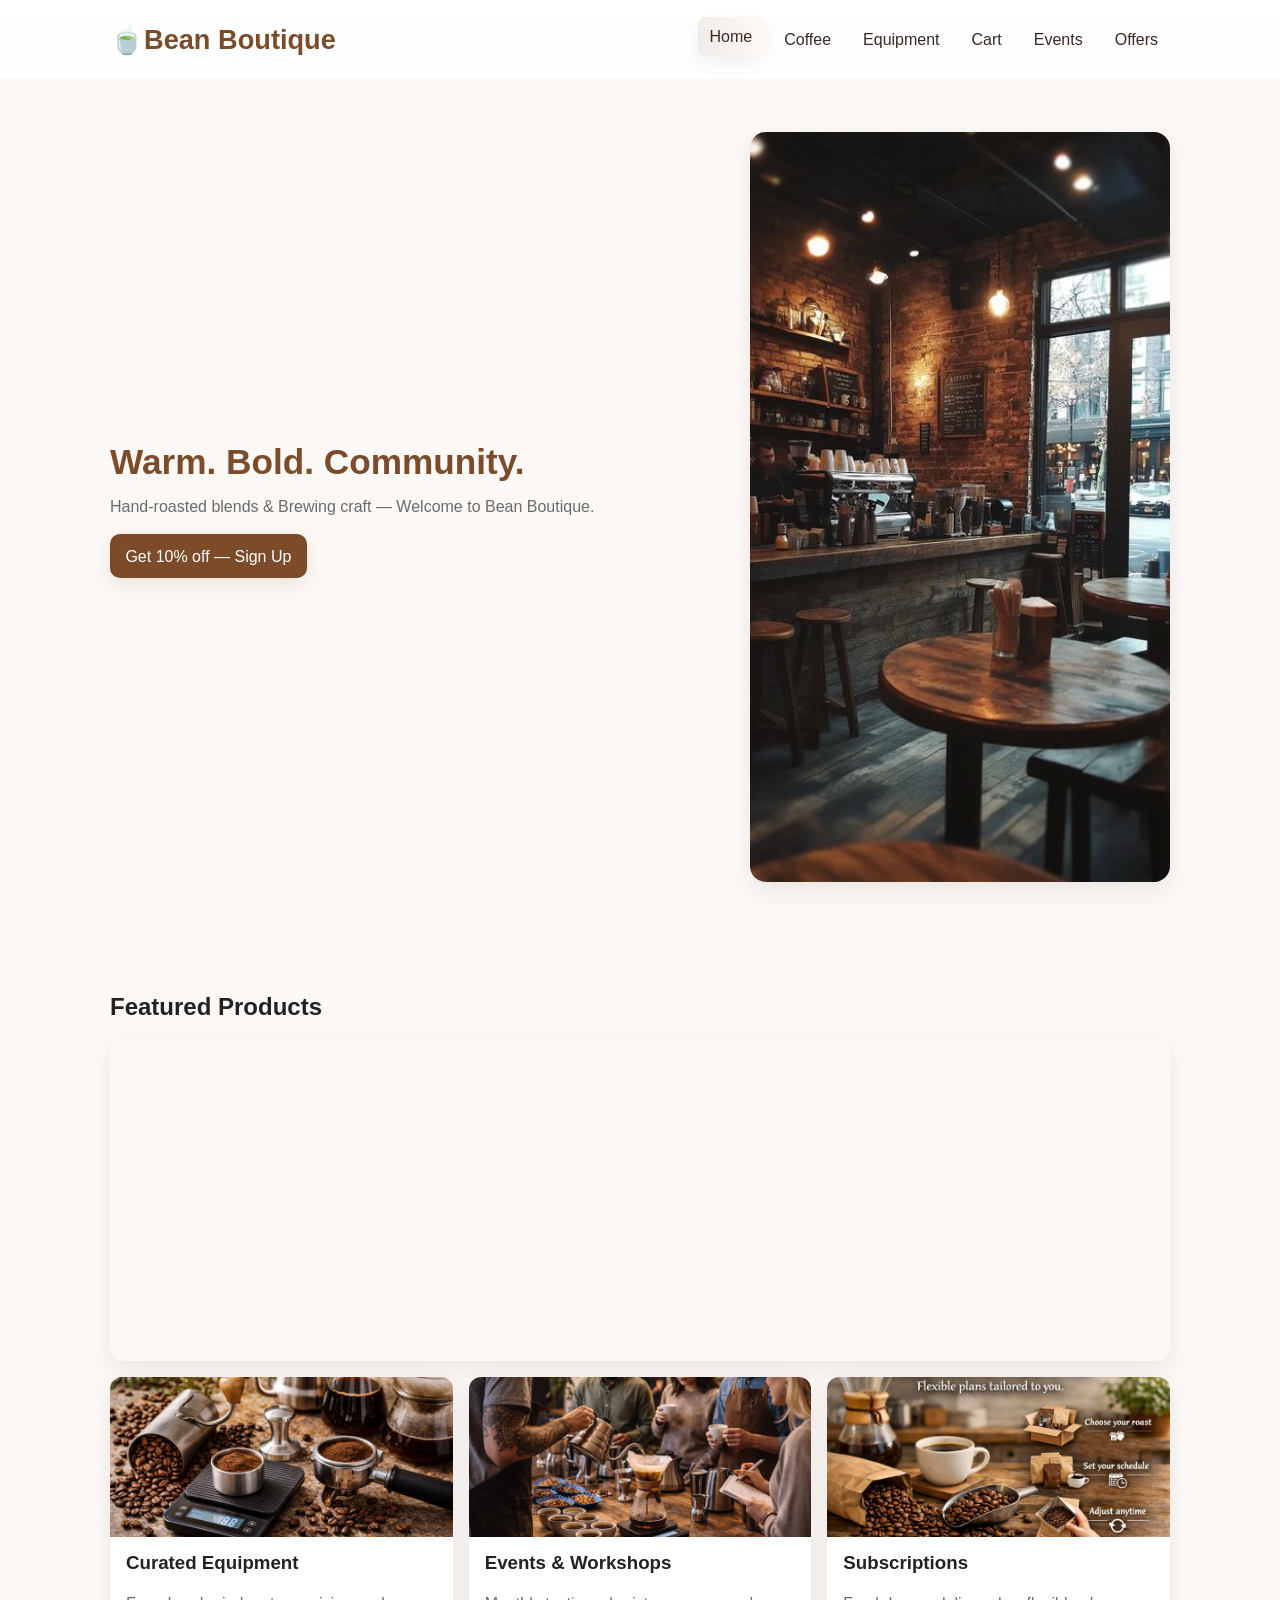
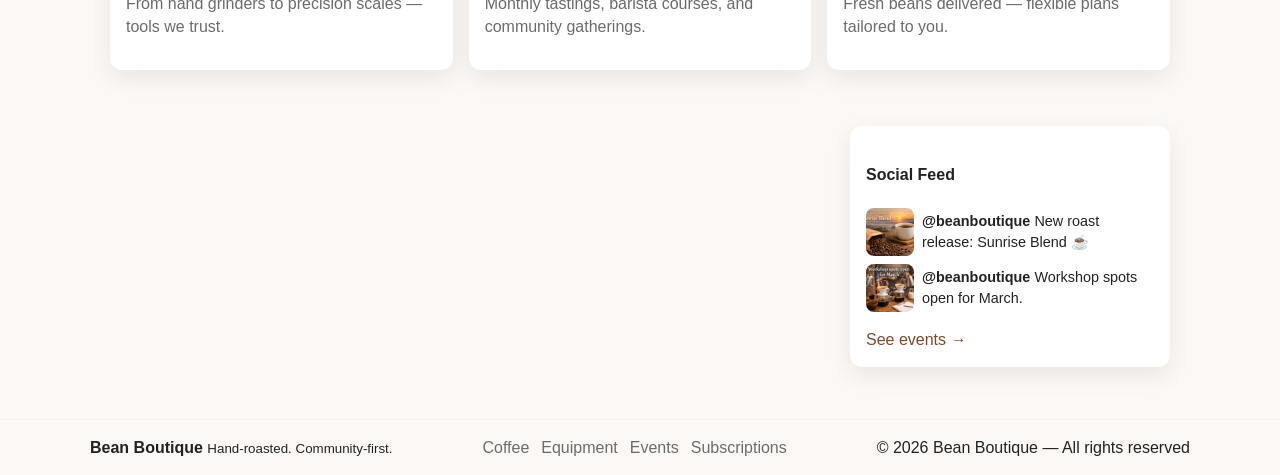
<file: Index.html>
<!doctype html>
<html lang="en">
<head>
  <meta charset="utf-8">
  <meta name="viewport" content="width=device-width,initial-scale=1">
  <title>Bean Boutique — Home</title>
  <link rel="stylesheet" href="styles.css">
</head>
<body>
  <header class="site-header">
    <div class="container header-inner">
      <a href="index.html" class="logo">🍵Bean Boutique</a>
      <nav class="main-nav">
        <ul>
          <li><a href="index.html" aria-current="page">Home</a></li>
          <li><a href="coffee.html">Coffee</a></li>
          <li><a href="equipment.html">Equipment</a></li>
          <li><a href="cart.html">Cart</a></li>
          <li><a href="events.html">Events</a></li>
          <li><a href="offers.html">Offers</a></li>
        </ul>
      </nav>
    </div>
  </header>

  <main>
    <section class="hero">
      <div class="hero-inner container">
        <div class="hero-text">
          <h1>Warm. Bold. Community.</h1>
          <p>Hand-roasted blends & Brewing craft — Welcome to Bean Boutique.</p>
          <a href="#signup" class="button primary">Get 10% off — Sign Up</a>
        </div>
        <div class="hero-image">
          <img src="images/warm_bold_community.webp"  alt="Pour-over coffee">
        </div>
      </div>
    </section>

    <section class="featured container">
      <h2>Featured Products</h2>

      <div class="slideshow" aria-hidden="false">
        <div class="slides">
          <div class="slide">
            <img src="images/morning_blend.png" alt="Featured — Morning Blend">
            <div class="slide-caption">
              <h3>Morning Blend</h3>
              <p>Bright citrus, honeyed finish.</p>
            </div>
          </div>
          <div class="slide">
            <img src="images/espresso_roast.jpg" alt="Featured — Espresso Roast">
            <div class="slide-caption">
              <h3>Espresso Roast</h3>
              <p>Chocolate notes, robust crema.</p>
            </div>
          </div>
          <div class="slide">
            <img src="images/single_origin.png" alt="Featured — Single Origin">
            <div class="slide-caption">
              <h3>Single Origin</h3>
              <p>Blueberry & floral aroma.</p>
            </div>
          </div>
        </div>
      </div>

      <div class="home-cards">
        <article class="card">
          <img src="images/curated_equipment.png" alt="Brew equipment">
          <h3>Curated Equipment</h3>
          <p>From hand grinders to precision scales — tools we trust.</p>
        </article>

        <article class="card">
          <img src="images/events_&_workshops.png" alt="Community table">
          <h3>Events & Workshops</h3>
          <p>Monthly tastings, barista courses, and community gatherings.</p>
        </article>

        <article class="card">
          <img src="images/subscriptions_fresh_beans_delivered.png" alt="Subscription bags">
          <h3>Subscriptions</h3>
          <p>Fresh beans delivered — flexible plans tailored to you.</p>
        </article>
      </div>
    </section>

    <aside class="container widget-area">
      <!-- Plugin/Widget 1: Social Media Feed Placeholder -->
      <div class="widget social-widget">
        <h4>Social Feed</h4>
        <div class="feed-post">
          <img src="images/new_roast_release_sunrise_blend.png" alt="">
          <div class="post-meta">
            <strong>@beanboutique</strong>
            <span>New roast release: Sunrise Blend ☕️</span>
          </div>
        </div>
        <div class="feed-post">
          <img src="images/workshop_spots_open_for_march.png" alt="">
          <div class="post-meta">
            <strong>@beanboutique</strong>
            <span>Workshop spots open for March.</span>
          </div>
        </div>
        <a class="widget-link" href="events.html">See events →</a>
      </div>
    </aside>

    <!-- Modal signup using :target -->
    <div id="signup" class="modal">
      <div class="modal-content">
        <a class="close" href="#!">&times;</a>
        <h2>Subscribe & Save 10%</h2>
        <p>Join our list for a members-only discount and brew tips.</p>
        <form action="offers.html" method="get" class="signup-form">
          <label for="email">Email</label>
          <input id="email" name="email" type="email" required placeholder="you@coffee.com">
          <button type="submit" class="button">Claim 10% Off</button>
        </form>
      </div>
    </div>

  </main>

  <footer class="site-footer">
    <div class="container footer-inner">
      <div class="brand">
        <strong>Bean Boutique</strong>
        <small>Hand-roasted. Community-first.</small>
      </div>
      <nav class="footer-nav">
        <ul>
          <li><a href="coffee.html">Coffee</a></li>
          <li><a href="equipment.html">Equipment</a></li>
          <li><a href="events.html">Events</a></li>
          <li><a href="offers.html">Subscriptions</a></li>
        </ul>
      </nav>
      <div class="legal">© 2026 Bean Boutique — All rights reserved</div>
    </div>
  </footer>
</body>
</html>
</file>
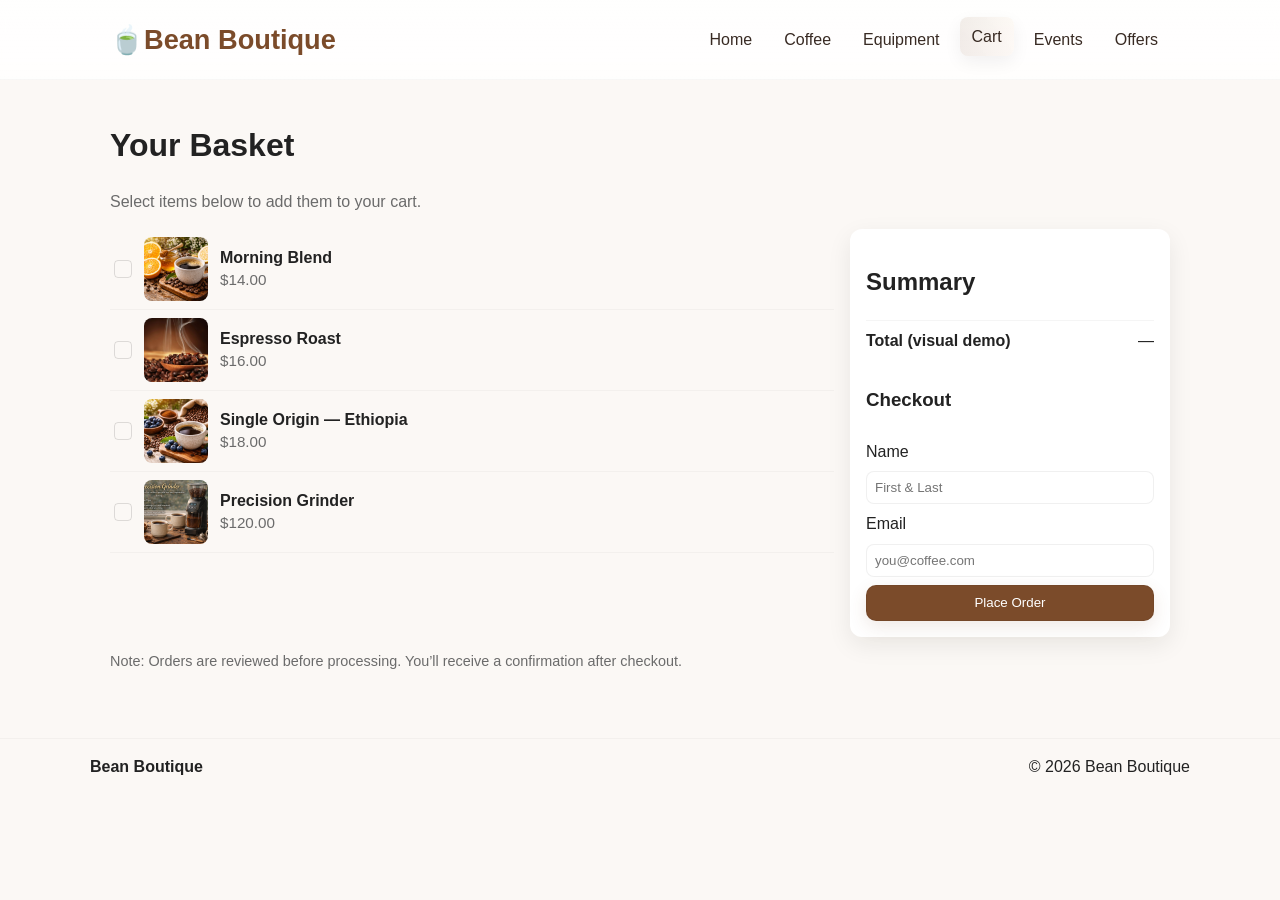
<file: cart.html>
<!doctype html>
<html lang="en">
<head>
  <meta charset="utf-8">
  <meta name="viewport" content="width=device-width,initial-scale=1">
  <title>Bean Boutique — Cart</title>
  <link rel="stylesheet" href="styles.css">
</head>
<body>
  <header class="site-header">
    <div class="container header-inner">
      <a href="index.html" class="logo">🍵Bean Boutique</a>
      <nav class="main-nav">
        <ul>
          <li><a href="index.html">Home</a></li>
          <li><a href="coffee.html">Coffee</a></li>
          <li><a href="equipment.html">Equipment</a></li>
          <li><a href="cart.html" aria-current="page">Cart</a></li>
          <li><a href="events.html">Events</a></li>
          <li><a href="offers.html">Offers</a></li>
        </ul>
      </nav>
    </div>
  </header>

  <main class="container">
    <h1>Your Basket</h1>
    <p class="lede">Select items below to add them to your cart.</p>

    <div class="cart-app">
      <!-- Product selection inputs (checkbox toggles) -->
      <div class="products">
        <div class="product-row">
          <input type="checkbox" id="p1" class="cart-toggle">
          <label for="p1" class="product-select">
            <img src="images/morning_blend.png" alt="Morning Blend">
            <span>
              <strong>Morning Blend</strong>
              <span class="price">$14.00</span>
            </span>
          </label>
        </div>

        <div class="product-row">
          <input type="checkbox" id="p2" class="cart-toggle">
          <label for="p2" class="product-select">
            <img src="images/espresso_roast.jpg" alt="Espresso Roast">
            <span>
              <strong>Espresso Roast</strong>
              <span class="price">$16.00</span>
            </span>
          </label>
        </div>

        <div class="product-row">
          <input type="checkbox" id="p3" class="cart-toggle">
          <label for="p3" class="product-select">
            <img src="images/single_origin.png" alt="Single Origin — Ethiopia">
            <span>
              <strong>Single Origin — Ethiopia</strong>
              <span class="price">$18.00</span>
            </span>
          </label>
        </div>

        <div class="product-row">
          <input type="checkbox" id="p4" class="cart-toggle">
          <label for="p4" class="product-select">
            <img src="images/precision_grinder.png" alt="Precision Grinder">
            <span>
              <strong>Precision Grinder</strong>
              <span class="price">$120.00</span>
            </span>
          </label>
        </div>
      </div>

      <!-- Cart summary reacts to checked inputs using CSS sibling selectors -->
      <aside class="cart-summary">
        <h2>Summary</h2>

        <div class="summary-item item-1">Morning Blend — $14.00</div>
        <div class="summary-item item-2">Espresso Roast — $16.00</div>
        <div class="summary-item item-3">Single Origin — $18.00</div>
        <div class="summary-item item-4">Precision Grinder — $120.00</div>

        <div class="summary-total">
          <strong>Total (visual demo)</strong>
          <span>—</span>
        </div>

        <form class="checkout-form" action="#" method="post">
          <h3>Checkout</h3>
          <label for="name">Name</label>
          <input id="name" name="name" type="text" placeholder="First & Last" required>
          <label for="email">Email</label>
          <input id="email" name="email" type="email" placeholder="you@coffee.com" required>
          <button type="submit" class="button primary">Place Order</button>
        </form>
      </aside>
    </div>
    <p class="note small">Note: Orders are reviewed before processing. You’ll receive a confirmation after checkout.</p>
  </main>

  <footer class="site-footer">
    <div class="container footer-inner">
      <div class="brand">
        <strong>Bean Boutique</strong>
      </div>
      <div class="legal">© 2026 Bean Boutique</div>
    </div>
  </footer>
</body>
</html>
</file>
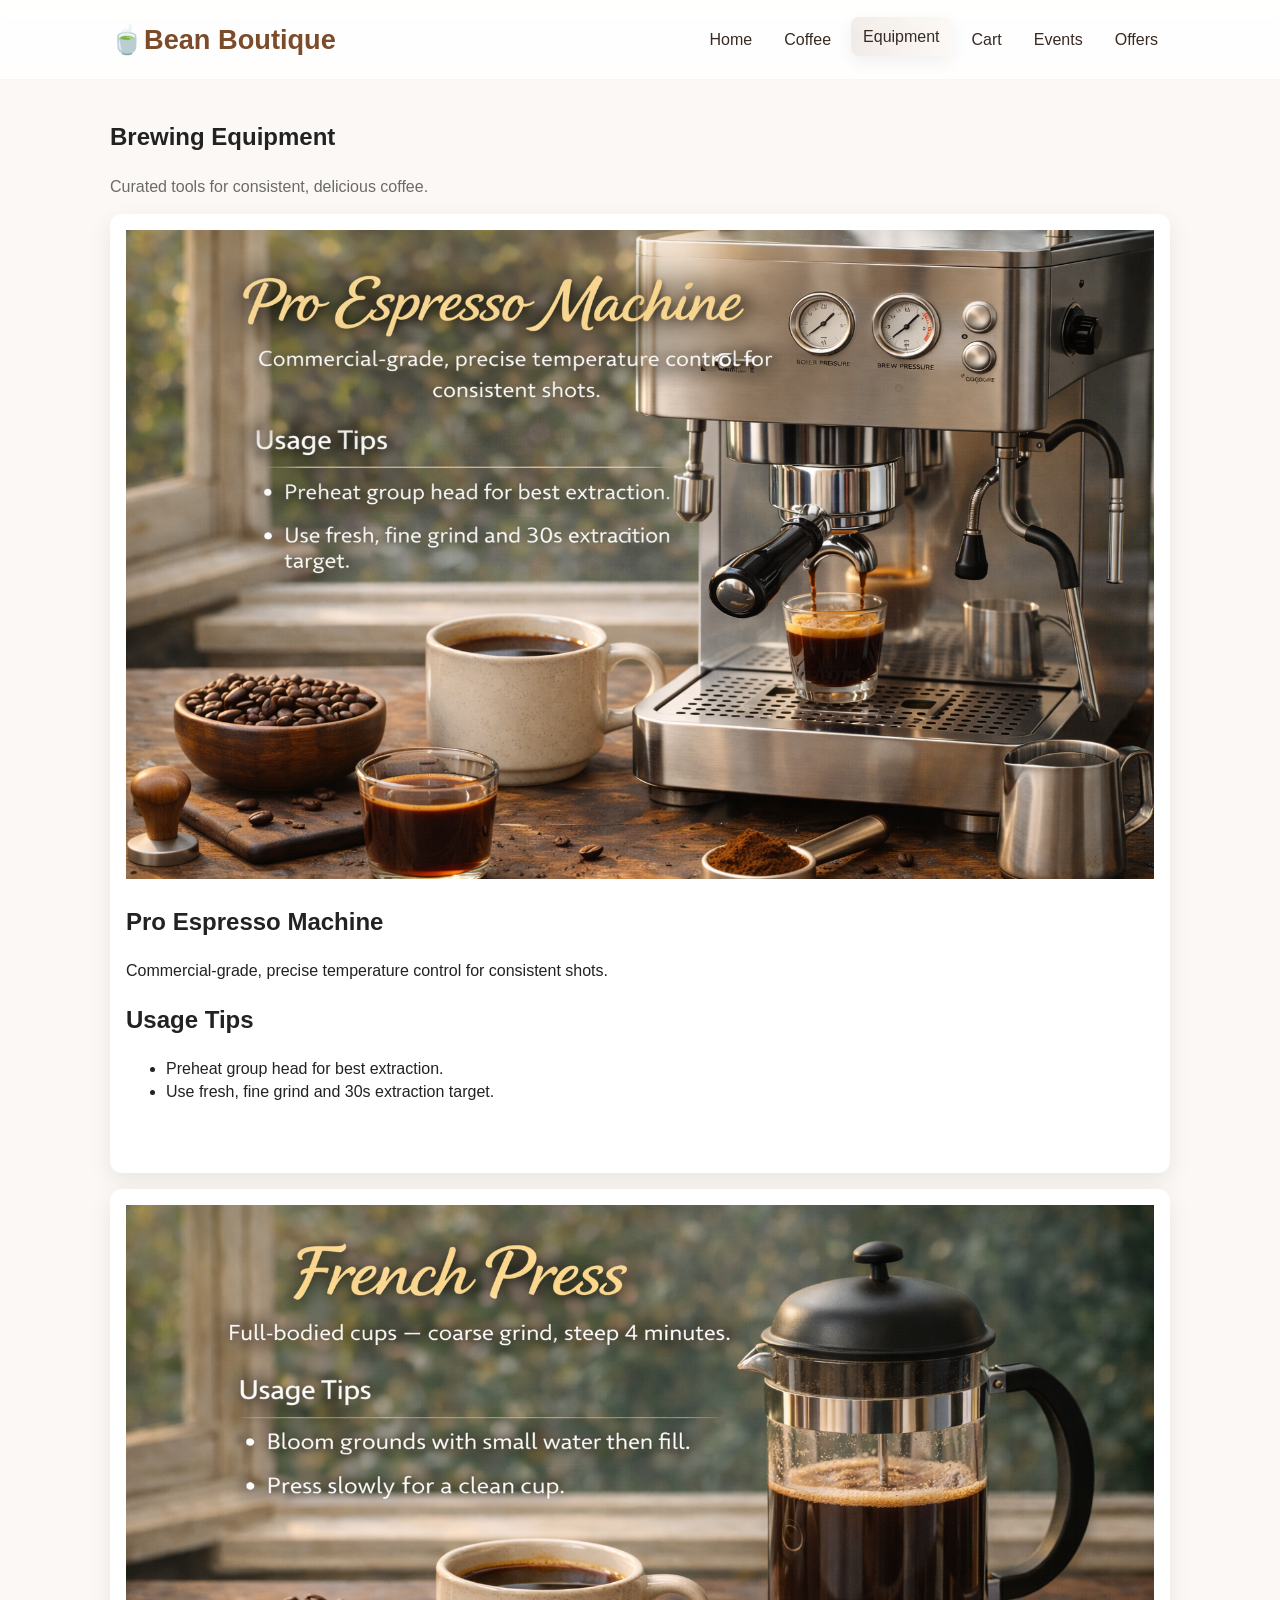
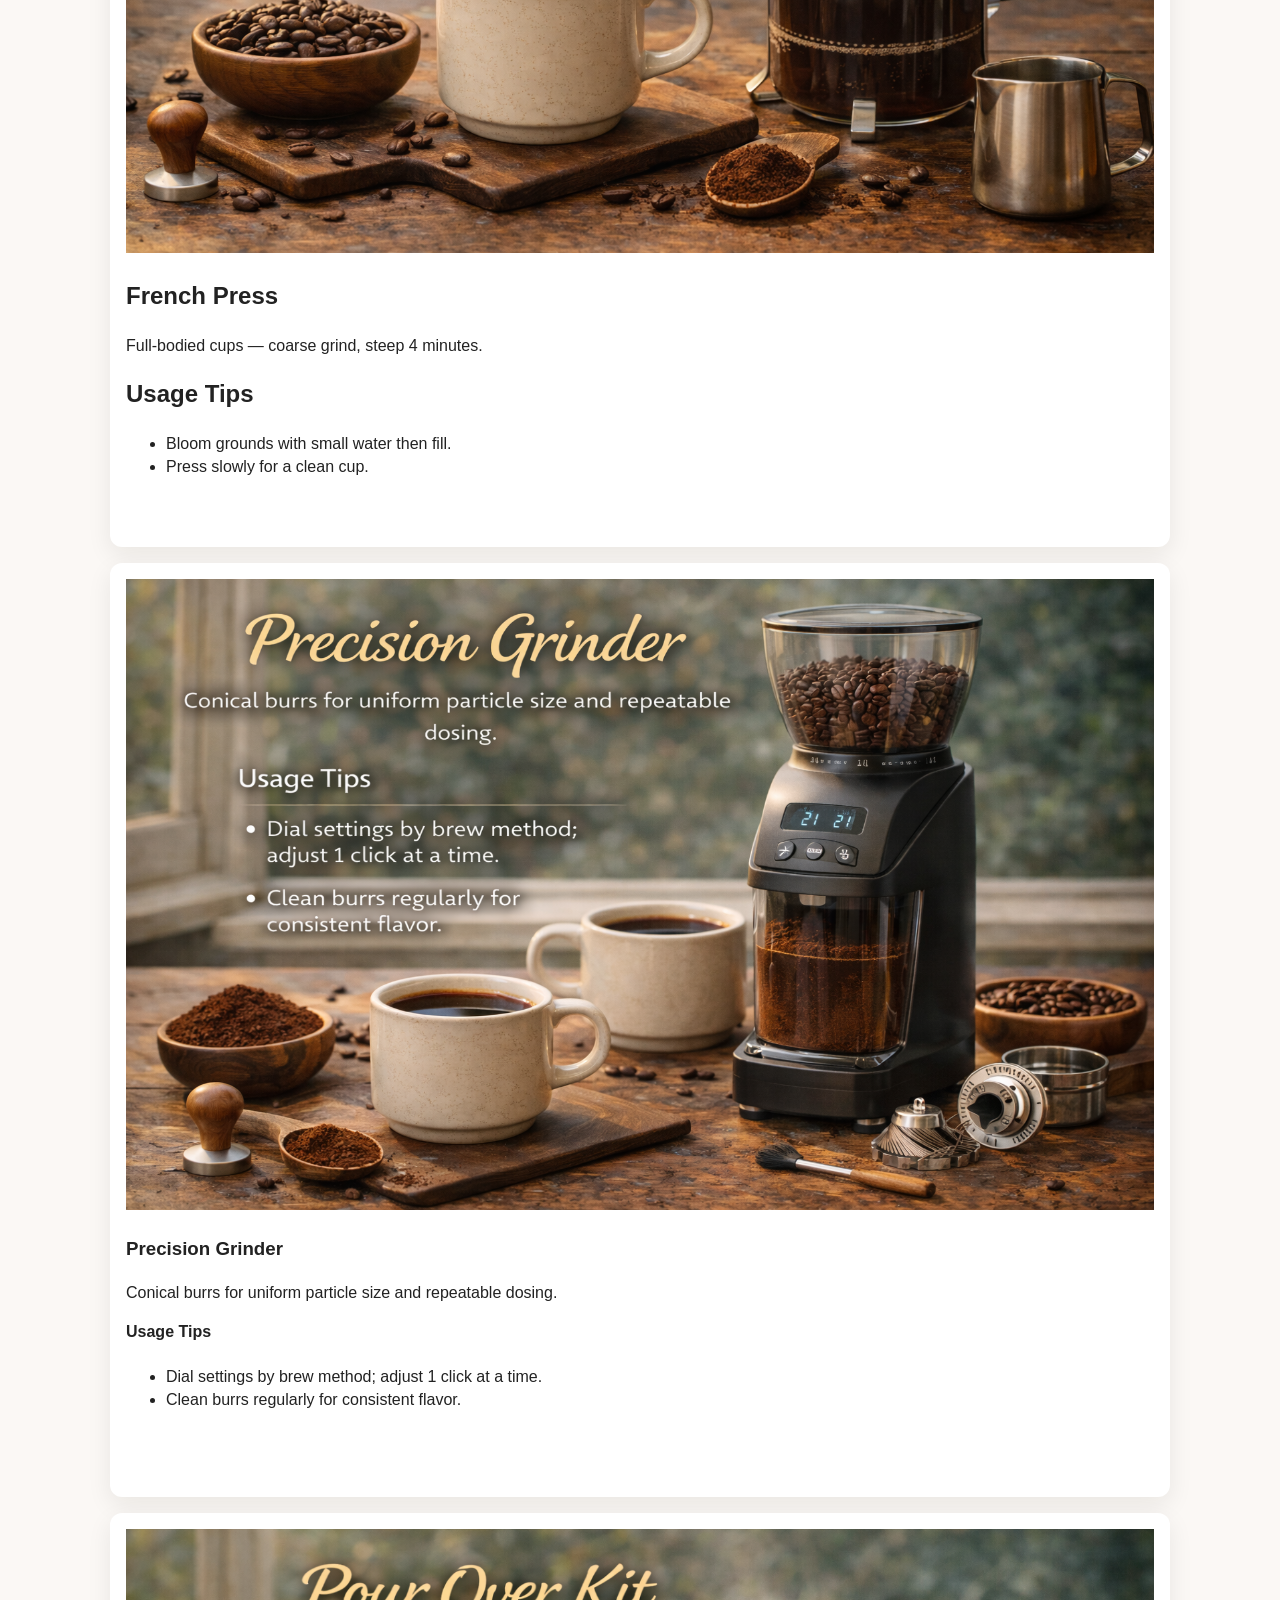
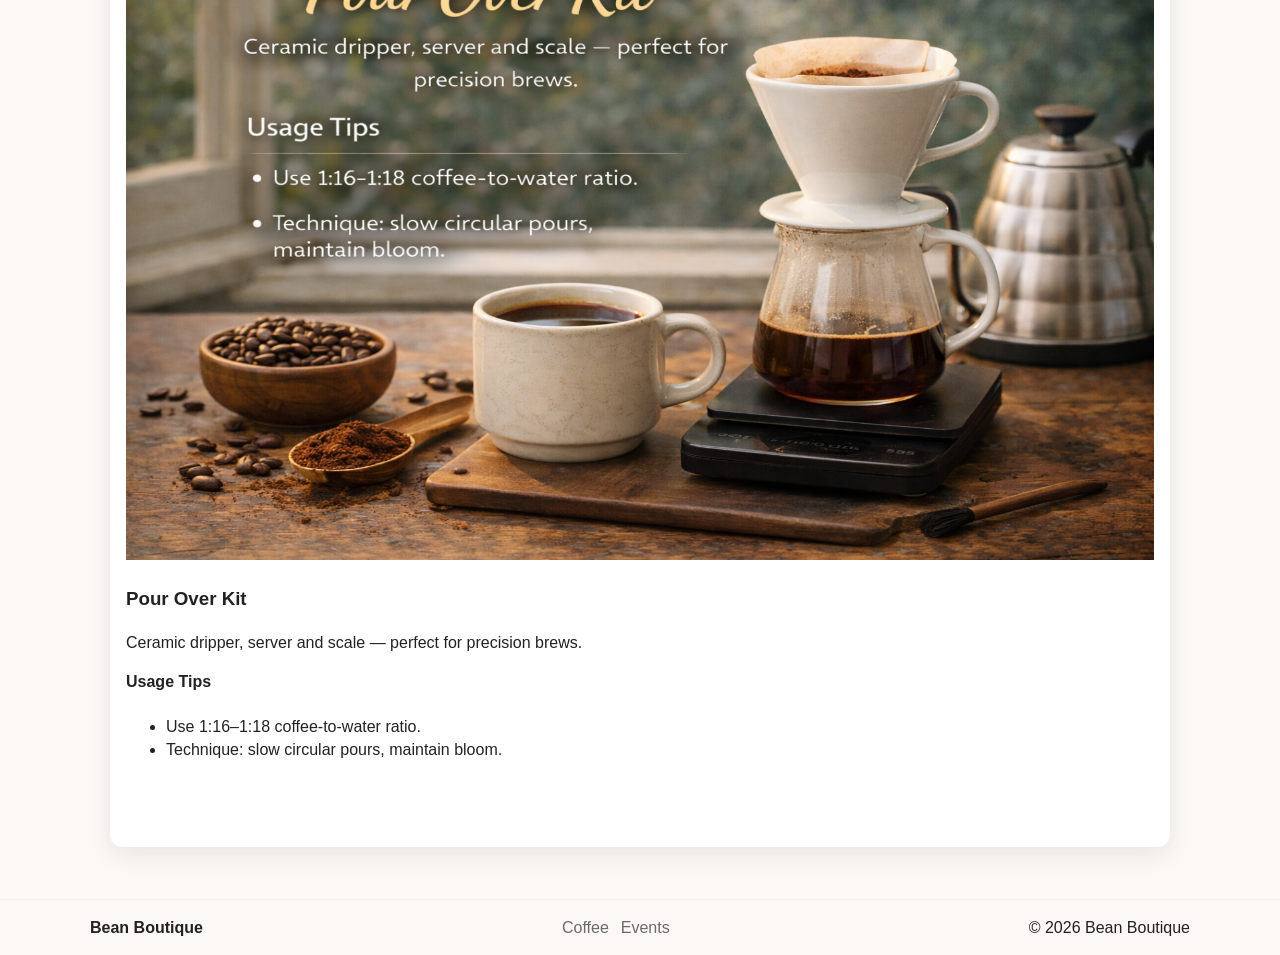
<file: equipment.html>
<!doctype html>
<html lang="en">
<head>
  <meta charset="utf-8">
  <meta name="viewport" content="width=device-width,initial-scale=1">
  <title>Bean Boutique — Brewing Equipment</title>
  <link rel="stylesheet" href="styles.css">
</head>
<body>
  <header class="site-header">
    <div class="container header-inner">
      <a href="index.html" class="logo">🍵Bean Boutique</a>
      <nav class="main-nav">
        <ul>
          <li><a href="index.html">Home</a></li>
          <li><a href="coffee.html">Coffee</a></li>
          <li><a href="equipment.html" aria-current="page">Equipment</a></li>
          <li><a href="cart.html">Cart</a></li>
          <li><a href="events.html">Events</a></li>
          <li><a href="offers.html">Offers</a></li>
        </ul>
      </nav>
    </div>
  </header>

  <main class="container">
    <section class="equipment-hero">
      <h1>Brewing Equipment</h1>
      <p class="lede">Curated tools for consistent, delicious coffee.</p>
    </section>

    <div class="product-grid">
      <article class="product-card">
        <img src="images/pro_espresso_machine.png" alt="Espresso machine">
        <div class="product-body">
          <h2>Pro Espresso Machine</h2>
          <p class="desc">Commercial-grade, precise temperature control for consistent shots.</p>
          <h2>Usage Tips</h2>
          <ul>
            <li>Preheat group head for best extraction.</li>
            <li>Use fresh, fine grind and 30s extraction target.</li>
          </ul>
        </div>
      </article>

      <article class="product-card">
        <img src="images/french_press.png" alt="French press">
        <div class="product-body">
          <h2>French Press</h2>
          <p class="desc">Full-bodied cups — coarse grind, steep 4 minutes.</p>
          <h2>Usage Tips</h2>
          <ul>
            <li>Bloom grounds with small water then fill.</li>
            <li>Press slowly for a clean cup.</li>
          </ul>
        </div>
      </article>

      <article class="product-card">
        <img src="images/precision_grinder.png" alt="Grinder">
        <div class="product-body">
          <h3>Precision Grinder</h3>
          <p class="desc">Conical burrs for uniform particle size and repeatable dosing.</p>
          <h4>Usage Tips</h4>
          <ul>
            <li>Dial settings by brew method; adjust 1 click at a time.</li>
            <li>Clean burrs regularly for consistent flavor.</li>
          </ul>
        </div>
      </article>

      <article class="product-card">
        <img src="images/pour_over_kit.png" alt="Pour over kit">
        <div class="product-body">
          <h3>Pour Over Kit</h3>
          <p class="desc">Ceramic dripper, server and scale — perfect for precision brews.</p>
          <h4>Usage Tips</h4>
          <ul>
            <li>Use 1:16–1:18 coffee-to-water ratio.</li>
            <li>Technique: slow circular pours, maintain bloom.</li>
          </ul>
        </div>
      </article>
    </div>
  </main>

  <footer class="site-footer">
    <div class="container footer-inner">
      <div class="brand">
        <strong>Bean Boutique</strong>
      </div>
      <nav class="footer-nav">
        <ul>
          <li><a href="coffee.html">Coffee</a></li>
          <li><a href="events.html">Events</a></li>
        </ul>
      </nav>
      <div class="legal">© 2026 Bean Boutique</div>
    </div>
  </footer>
</body>
</html>
</file>
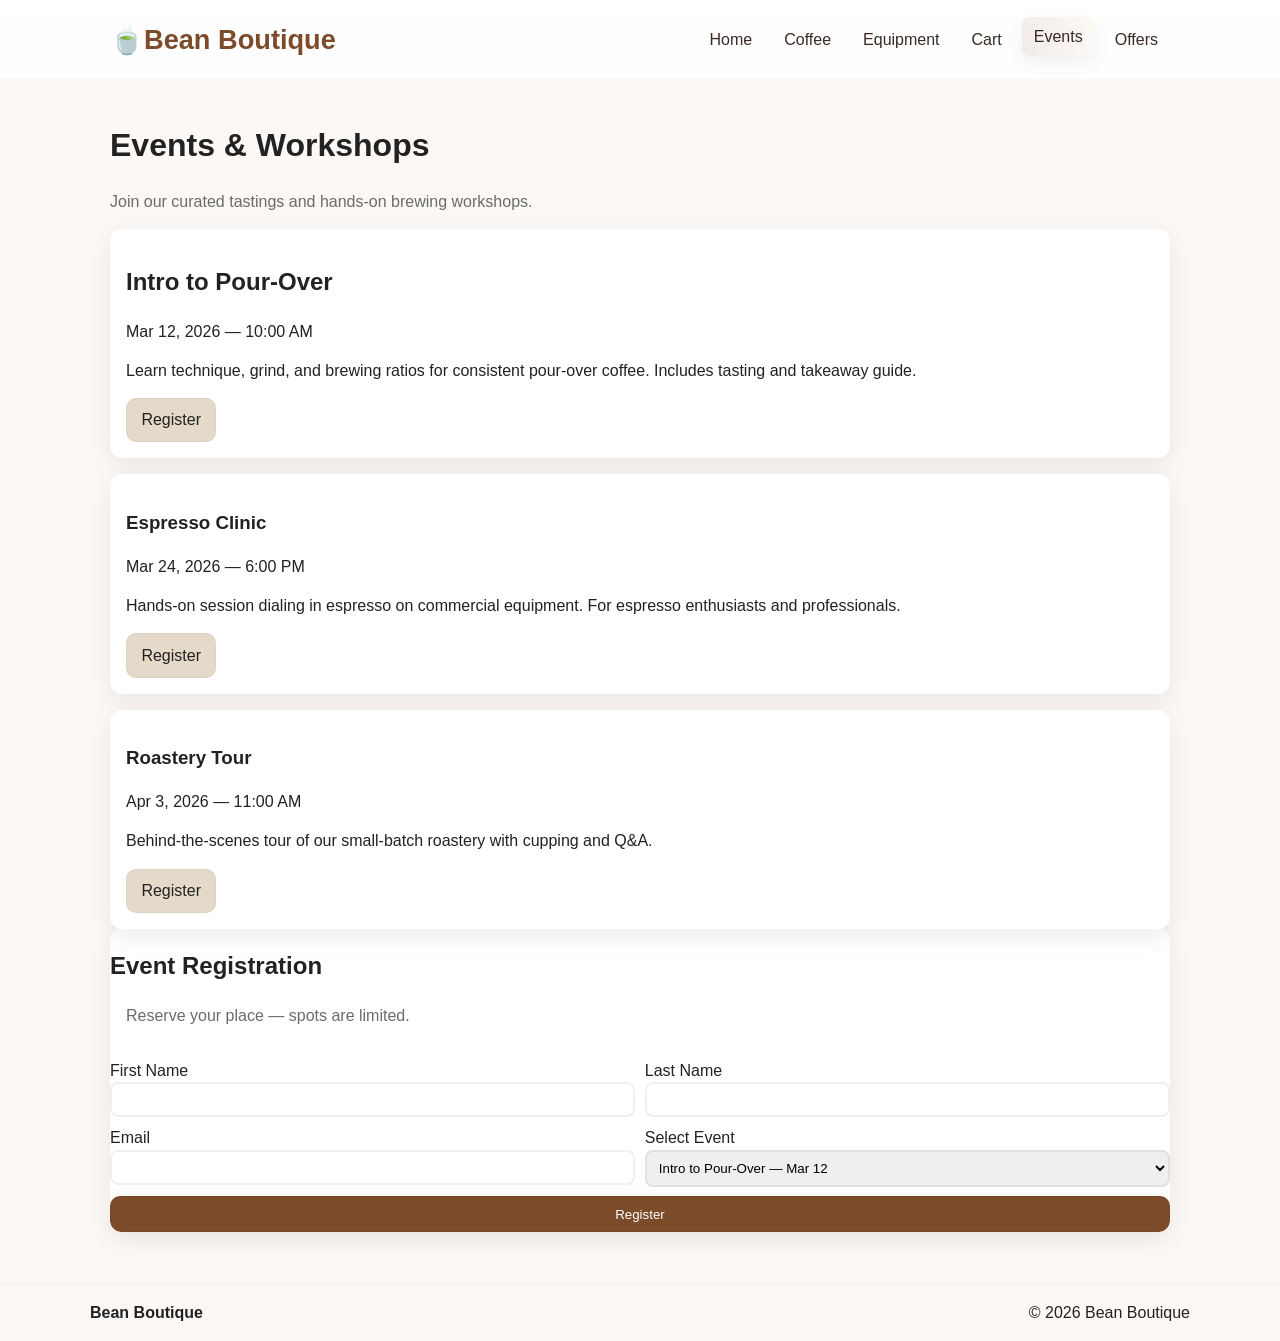
<file: events.html>
<!doctype html>
<html lang="en">
<head>
  <meta charset="utf-8">
  <meta name="viewport" content="width=device-width,initial-scale=1">
  <title>Bean Boutique — Events & Workshops</title>
  <link rel="stylesheet" href="styles.css">
</head>
<body>
  <header class="site-header">
    <div class="container header-inner">
      <a href="index.html" class="logo">🍵Bean Boutique</a>
      <nav class="main-nav">
        <ul>
          <li><a href="index.html">Home</a></li>
          <li><a href="coffee.html">Coffee</a></li>
          <li><a href="equipment.html">Equipment</a></li>
          <li><a href="cart.html">Cart</a></li>
          <li><a href="events.html" aria-current="page">Events</a></li>
          <li><a href="offers.html">Offers</a></li>
        </ul>
      </nav>
    </div>
  </header>

  <main class="container">
    <h1>Events & Workshops</h1>
    <p class="lede">Join our curated tastings and hands-on brewing workshops.</p>

    <div class="events-list">
      <article class="event">
        <h2>Intro to Pour-Over</h2>
        <p class="meta">Mar 12, 2026 — 10:00 AM</p>
        <p>Learn technique, grind, and brewing ratios for consistent pour-over coffee. Includes tasting and takeaway guide.</p>
        <a href="#register" class="button">Register</a>
      </article>

      <article class="event">
        <h3>Espresso Clinic</h3>
        <p class="meta">Mar 24, 2026 — 6:00 PM</p>
        <p>Hands-on session dialing in espresso on commercial equipment. For espresso enthusiasts and professionals.</p>
        <a href="#register" class="button">Register</a>
      </article>

      <article class="event">
        <h3>Roastery Tour</h3>
        <p class="meta">Apr 3, 2026 — 11:00 AM</p>
        <p>Behind-the-scenes tour of our small-batch roastery with cupping and Q&A.</p>
        <a href="#register" class="button">Register</a>
      </article>
    </div>

    <section id="register" class="registration container card">
      <h2>Event Registration</h2>
      <p>Reserve your place — spots are limited.</p>
      <form action="#" method="post" class="event-form">
        <div class="form-row">
          <label for="first">First Name</label>
          <input id="first" name="first" type="text" required>
        </div>
        <div class="form-row">
          <label for="last">Last Name</label>
          <input id="last" name="last" type="text" required>
        </div>
        <div class="form-row">
          <label for="email">Email</label>
          <input id="email" name="email" type="email" required>
        </div>
        <div class="form-row">
          <label for="event-choice">Select Event</label>
          <select id="event-choice" name="event">
            <option>Intro to Pour-Over — Mar 12</option>
            <option>Espresso Clinic — Mar 24</option>
            <option>Roastery Tour — Apr 3</option>
          </select>
        </div>
        <button type="submit" class="button primary">Register</button>
      </form>
    </section>
  </main>

  <footer class="site-footer">
    <div class="container footer-inner">
      <div class="brand">
        <strong>Bean Boutique</strong>
      </div>
      <div class="legal">© 2026 Bean Boutique</div>
    </div>
  </footer>
</body>
</html>
</file>
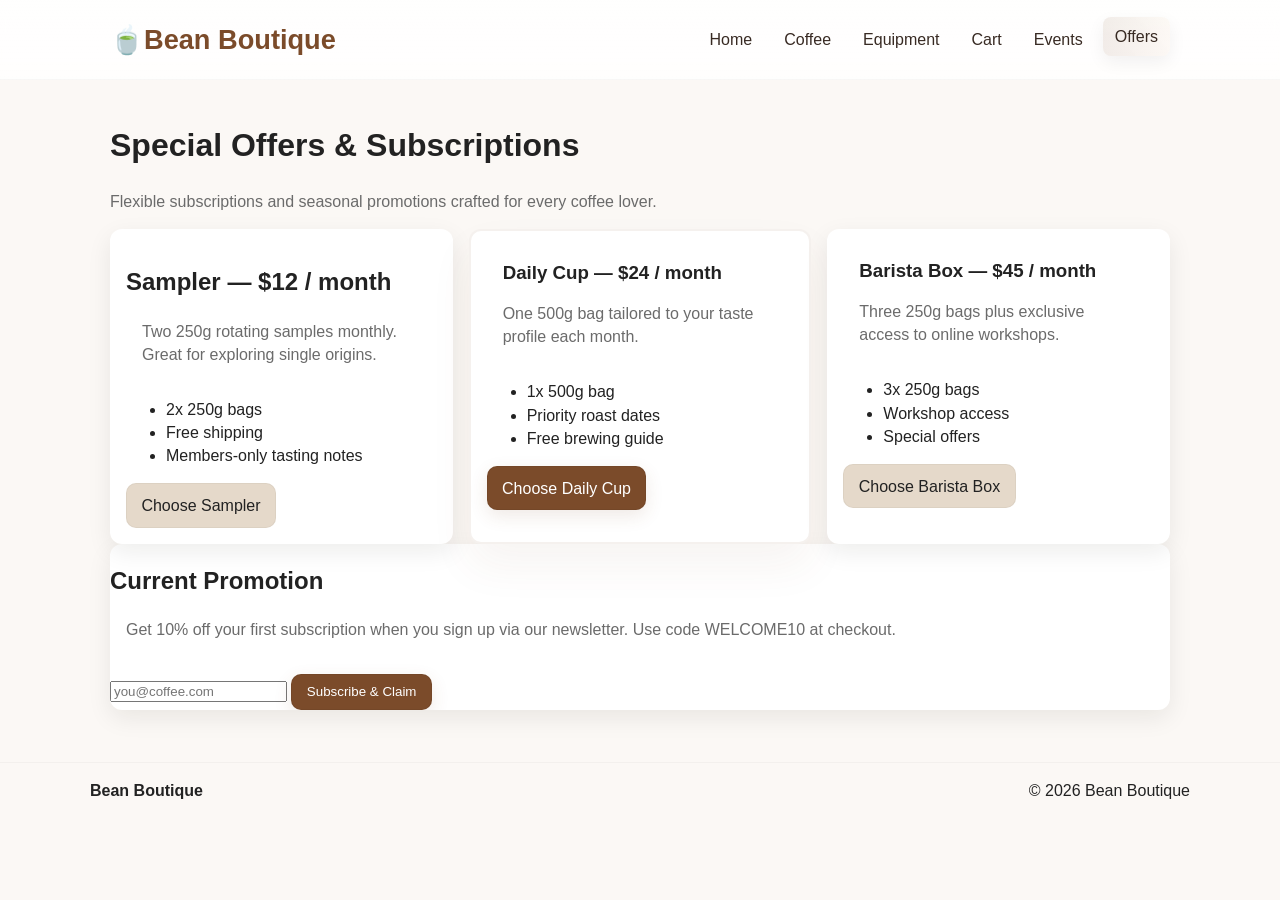
<file: offers.html>
<!doctype html>
<html lang="en">
<head>
  <meta charset="utf-8">
  <meta name="viewport" content="width=device-width,initial-scale=1">
  <title>Bean Boutique — Offers & Subscriptions</title>
  <link rel="stylesheet" href="styles.css">
</head>
<body>
  <header class="site-header">
    <div class="container header-inner">
      <a href="index.html" class="logo">🍵Bean Boutique</a>
      <nav class="main-nav">
        <ul>
          <li><a href="index.html">Home</a></li>
          <li><a href="coffee.html">Coffee</a></li>
          <li><a href="equipment.html">Equipment</a></li>
          <li><a href="cart.html">Cart</a></li>
          <li><a href="events.html">Events</a></li>
          <li><a href="offers.html" aria-current="page">Offers</a></li>
        </ul>
      </nav>
    </div>
  </header>

  <main class="container">
    <h1>Special Offers & Subscriptions</h1>
    <p class="lede">Flexible subscriptions and seasonal promotions crafted for every coffee lover.</p>

    <div class="tiers">
      <article class="tier card">
        <h2>Sampler — $12 / month</h2>
        <p>Two 250g rotating samples monthly. Great for exploring single origins.</p>
        <ul>
          <li>2x 250g bags</li>
          <li>Free shipping</li>
          <li>Members-only tasting notes</li>
        </ul>
        <a class="button" href="cart.html">Choose Sampler</a>
      </article>

      <article class="tier card featured">
        <h3>Daily Cup — $24 / month</h3>
        <p>One 500g bag tailored to your taste profile each month.</p>
        <ul>
          <li>1x 500g bag</li>
          <li>Priority roast dates</li>
          <li>Free brewing guide</li>
        </ul>
        <a class="button primary" href="cart.html">Choose Daily Cup</a>
      </article>

      <article class="tier card">
        <h3>Barista Box — $45 / month</h3>
        <p>Three 250g bags plus exclusive access to online workshops.</p>
        <ul>
          <li>3x 250g bags</li>
          <li>Workshop access</li>
          <li>Special offers</li>
        </ul>
        <a class="button" href="cart.html">Choose Barista Box</a>
      </article>
    </div>

    <section class="promo card">
      <h2>Current Promotion</h2>
      <p>Get 10% off your first subscription when you sign up via our newsletter. Use code WELCOME10 at checkout.</p>
      <form action="#" method="get" class="newsletter-inline">
        <label for="news-email" class="visually-hidden">Email</label>
        <input id="news-email" name="email" type="email" placeholder="you@coffee.com" required>
        <button type="submit" class="button primary">Subscribe & Claim</button>
      </form>
    </section>
  </main>

  <footer class="site-footer">
    <div class="container footer-inner">
      <div class="brand">
        <strong>Bean Boutique</strong>
      </div>
      <div class="legal">© 2026 Bean Boutique</div>
    </div>
  </footer>
</body>
</html>
</file>
<file: styles.css>
/* Global Reset and base styles */
:root{
  --bg:#fbf8f5;
  --card:#ffffff;
  --muted:#6b6b6b;
  --accent:#7b4b2a; /* warm coffee brown */
  --accent-2:#E5D9CA;
  --radius:12px;
  --shadow: 0 8px 24px rgba(23,20,18,0.08);
  --container:1100px;
  --max-mobile:820px;
  --transition:250ms cubic-bezier(.2,.9,.2,1);
}
*{box-sizing:border-box}
html,body{height:100%}
body{
  margin:0;
  font-family:Inter, "Segoe UI", Roboto, Arial, sans-serif;
  background:var(--bg);
  color:#222;
  -webkit-font-smoothing:antialiased;
  -moz-osx-font-smoothing:grayscale;
  line-height:1.45;
}

/* Utility */
.container{
  max-width:var(--container);
  margin:0 auto;
  padding:1.25rem;
}
.header-inner{display:flex;align-items:center;justify-content:space-between;gap:1rem}
.logo{
  font-weight:700;
  color:var(--accent);
  text-decoration:none;
  font-size:1.7rem;
}


/* Nav */
.main-nav ul{
  list-style:none;
  margin:0;
  padding:0;
  display:flex;
  gap:0.5rem;
  align-items:center;
}
.main-nav a{
  display:inline-block;
  padding:0.5rem 0.75rem;
  color:#382a23;
  text-decoration:none;
  border-radius:8px;
  transition:background var(--transition), transform var(--transition);
}
.main-nav a:hover,
.main-nav a[aria-current="page"]{
  background:linear-gradient(90deg, rgba(123,75,42,0.1), rgba(217,160,102,0.06));
  transform:translateY(-3px);
  box-shadow:0 6px 18px rgba(16,12,10,0.06);
}

/* Header */
.site-header{
  background:linear-gradient(180deg, rgba(255,255,255,0.9), rgba(255,255,255,0.8));
  backdrop-filter: blur(4px);
  border-bottom:1px solid rgba(30,20,16,0.03);
  position:sticky;
  top:0;
  z-index:10;
}

/* Hero */
.hero{
  padding:2rem 0;
  margin-bottom:1rem;
}
.hero-inner{
  display:flex;
  gap:1.25rem;
  align-items:center;
  justify-content:space-between;
}
.hero-text h1{
  margin:0 0 .5rem 0;
  font-size:2.2rem;
  color:var(--accent);
}
.hero-text p{margin:0 0 1rem 0;color:var(--muted)}
.hero-image img{
  width:420px;
  max-width:100%;
  border-radius:16px;
  box-shadow:var(--shadow);
  display:block;
}

/* Buttons */
.button{
  display:inline-block;
  padding:0.6rem 0.9rem;
  border-radius:10px;
  border:1px solid rgba(0,0,0,0.04);
  background:var(--accent-2);
  color:#222;
  text-decoration:none;
  cursor:pointer;
  transition:transform var(--transition), box-shadow var(--transition);
}
.button.primary{
  background:var(--accent);
  color:#fff;
  border-color:rgba(0,0,0,0.06);
  box-shadow:0 6px 18px rgba(123,75,42,0.12);
}
.button:hover{transform:translateY(-3px)}

/* Featured slideshow */
.featured h2{color:#222;margin-bottom:1rem}
.slideshow{
  max-width:100%;
  overflow:hidden;
  border-radius:14px;
  box-shadow:var(--shadow);
  margin-bottom:1rem;
}
.slideshow .slides{
  position:relative;
  height:320px;
}
.slideshow .slide{
  position:absolute;
  top:0;left:0;
  width:100%;
  height:100%;
  opacity:0;
  transform:scale(1.02);
  transition:opacity 800ms ease, transform 1200ms ease;
  display:flex;
  align-items:flex-end;
  justify-content:flex-start;
  padding:1.25rem;
  color:#fff;
  background:#000;
  overflow:hidden;
  border-radius:14px;
}
/* Position three slides and animate opacity sequence using keyframes */
.slideshow .slide img{
  position:absolute;inset:0;width:100%;height:100%;object-fit:cover;filter:brightness(0.6);
}
.slideshow .slide-caption{
  position:relative;z-index:2;
  background:linear-gradient(90deg, rgba(0,0,0,0.25), rgba(0,0,0,0.1));
  padding:1rem;border-radius:10px;
}
.slideshow .slides .slide:nth-child(1){animation:slideAnim 18s infinite; animation-delay:0s}
.slideshow .slides .slide:nth-child(2){animation:slideAnim 18s infinite; animation-delay:6s}
.slideshow .slides .slide:nth-child(3){animation:slideAnim 18s infinite; animation-delay:12s}
@keyframes slideAnim{
  0% {opacity:0; transform:scale(1.04)}
  5% {opacity:1; transform:scale(1)}
  30% {opacity:1; transform:scale(1)}
  35% {opacity:0; transform:scale(0.98)}
  100% {opacity:0; transform:scale(0.98)}
}

/* Home cards */
.home-cards{
  display:grid;
  grid-template-columns:repeat(3,1fr);
  gap:1rem;
  margin-top:1rem;
}
.card{
  background:var(--card);
  border-radius:var(--radius);
  padding:0;
  overflow:hidden;
  box-shadow:var(--shadow);
  transition:transform var(--transition), box-shadow var(--transition);
}
.card img{display:block;width:100%;height:160px;object-fit:cover}
.card h3{margin:0;padding:0.75rem 1rem 0 1rem}
.card p{padding:0 1rem 1rem 1rem;color:var(--muted)}
.card:hover{transform:translateY(-6px);box-shadow:0 14px 34px rgba(23,20,18,0.12)}

/* Widget area */
.widget-area{display:flex;justify-content:flex-end;margin-top:1rem}
.widget{
  background:var(--card);
  padding:1rem;
  border-radius:12px;
  width:320px;
  box-shadow:var(--shadow);
}
.social-widget .feed-post{display:flex;gap:0.5rem;align-items:center;margin-bottom:0.5rem}
.feed-post img{width:48px;height:48px;border-radius:8px;object-fit:cover}
.feed-post .post-meta{font-size:0.9rem}
.widget-link{display:inline-block;margin-top:0.5rem;color:var(--accent);text-decoration:none}

/* Modal (CSS :target) */
.modal{
  position:fixed;
  inset:0;
  display:flex;
  align-items:center;
  justify-content:center;
  background:rgba(10,8,6,0.5);
  opacity:0;
  pointer-events:none;
  transition:opacity 220ms ease;
}
.modal:target{
  opacity:1;
  pointer-events:auto;
}
.modal-content{
  background:var(--card);
  padding:1.5rem;
  border-radius:14px;
  width:min(520px,calc(100% - 40px));
  box-shadow:0 20px 40px rgba(11,8,6,0.25);
  position:relative;
}
.modal .close{
  position:absolute;
  right:10px;
  top:8px;
  text-decoration:none;
  font-size:1.6rem;
  color:#666;
}
.signup-form input[type="email"]{
  width:100%;padding:0.6rem;border-radius:8px;border:1px solid rgba(0,0,0,0.06);margin:0.5rem 0;
}

/* Coffee page layout */
.coffee-top{display:flex;align-items:center;justify-content:space-between;gap:1rem}
.lede{color:var(--muted)}
.search-form{display:flex;gap:0.5rem;align-items:center}
.search-input{
  width:320px;max-width:60vw;padding:0.6rem 0.9rem;border-radius:999px;border:1px solid rgba(0,0,0,0.06);
  transition:width 280ms cubic-bezier(.2,.9,.2,1), box-shadow 200ms;
}
.search-input:focus{
  width:520px;box-shadow:0 8px 24px rgba(119,79,44,0.12);outline:none;
}

/* Catalog grid */
.catalog-grid{
  display:grid;
  grid-template-columns:repeat(3,1fr);
  gap:1rem;
  margin-top:1rem;
}
.coffee-card{
  background:var(--card);
  border-radius:12px;
  overflow:hidden;
  box-shadow:var(--shadow);
  transition:transform var(--transition);
}
.coffee-card img{width:100%;height:200px;object-fit:cover}
.coffee-body{padding:1rem}
.notes{margin:0;padding-left:1.15rem;color:var(--muted)}

/* Sidebar widgets */
.sidebar{margin-top:1rem;display:block}
.map-widget .map-placeholder{
  background:linear-gradient(135deg,#e6d6c8,#f6efe8);
  height:160px;border-radius:10px;display:flex;align-items:center;justify-content:center;color:var(--muted);box-shadow:inset 0 2px 8px rgba(0,0,0,0.02);
}
.badge-widget .badge{display:flex;align-items:center;gap:0.75rem}
.badge-widget img{border-radius:8px}

/* Equipment & product grid (shared) */
.product-grid,.events-list{display:grid;grid-template-columns:repeat(1,1fr);gap:1rem}
.product-card,.event{background:var(--card);padding:1rem;border-radius:12px;box-shadow:var(--shadow) }
.product-body h4{margin-top:0.5rem}
.product-grid img{width:100%;height:70%;}

/* Cart styles and CSS-only summary toggles */
.cart-app{
  display:grid;
  grid-template-columns:1fr 320px;
  gap:1rem;
  align-items:start;
}
.products{background:transparent;padding:0;margin:0}
.product-row{display:flex;align-items:center;padding:0.5rem 0;border-bottom:1px solid rgba(0,0,0,0.03)}
.cart-toggle{position:relative;margin-right:0.75rem;width:18px;height:18px;appearance:none;border:1px solid rgba(0,0,0,0.12);border-radius:4px;outline:none}
.cart-toggle:checked{background:linear-gradient(90deg,var(--accent),var(--accent-2));border-color:rgba(0,0,0,0.06)}
.product-select{display:flex;align-items:center;gap:0.75rem;cursor:pointer}
.product-select img{width:64px;height:64px;object-fit:cover;border-radius:8px}
.product-select .price{display:block;color:var(--muted);font-size:0.95rem}


/* Summary — default hidden items, revealed when corresponding checkbox is checked */
.cart-summary{background:var(--card);padding:1rem;border-radius:12px;box-shadow:var(--shadow)}
.cart-summary .summary-item{display:none;padding:0.45rem 0;border-bottom:1px dashed rgba(0,0,0,0.04)}
/* Show items when checkboxes are checked — checkboxes are earlier siblings in same .cart-app container */
#p1:checked ~ .cart-summary .item-1,
#p2:checked ~ .cart-summary .item-2,
#p3:checked ~ .cart-summary .item-3,
#p4:checked ~ .cart-summary .item-4{
  display:block;
}

/* Summary total / checkout form appearance */
.summary-total{margin-top:1rem;display:flex;justify-content:space-between;padding-top:0.5rem;border-top:1px solid rgba(0,0,0,0.04)}
.checkout-form{margin-top:1rem;display:flex;flex-direction:column;gap:0.5rem}
.checkout-form input, .checkout-form select{padding:0.5rem;border-radius:8px;border:1px solid rgba(0,0,0,0.06)}
.note.small{color:var(--muted);font-size:0.9rem}

/* Events form and registration */
.registration .card{padding:1rem;background:var(--card);border-radius:12px;box-shadow:var(--shadow)}
.event-form{display:grid;grid-template-columns:repeat(2,1fr);gap:0.6rem}
.event-form .form-row{display:flex;flex-direction:column}
.event-form input, .event-form select{padding:0.5rem;border-radius:8px;border:2px solid rgba(0,0,0,0.06)}
.event-form button{grid-column:1 / -1}

/* Offers tiers */
.tiers{display:grid;grid-template-columns:repeat(3,1fr);gap:1rem;margin-top:1rem}
.tier{padding:1rem}
.tier.featured{border:2px solid rgba(123,75,42,0.08);box-shadow:0 22px 44px rgba(123,75,42,0.06)}

/* Footer */
.site-footer{border-top:1px solid rgba(0,0,0,0.03);margin-top:2rem;background:transparent}
.footer-inner{display:flex;align-items:center;justify-content:space-between;gap:1rem;padding:1rem 0}
.footer-nav ul{display:flex;gap:0.75rem;list-style:none;margin:0;padding:0}
.footer-nav a{color:var(--muted);text-decoration:none}

/* Cards & responsiveness */
.card{background:var(--card)}
.visually-hidden{position:absolute !important;height:1px;width:1px;overflow:hidden;clip:rect(1px,1px,1px,1px);white-space:nowrap}

/* Responsive */
@media (max-width: 980px){
  .hero-inner{flex-direction:column;align-items:flex-start}
  .home-cards{grid-template-columns:repeat(2,1fr)}
  .product-grid{grid-template-columns:1fr}
  .catalog-grid{grid-template-columns:repeat(2,1fr)}
  .product-grid,.events-list{grid-template-columns:1fr}
  .slideshow .slides{height:260px}
  .cart-app{grid-template-columns:1fr}
  .widget-area{justify-content:flex-start}
  .hero-image img{width:100%}
}
@media (max-width: 600px){
  .main-nav ul{display:none} /* simplified nav for mobile demo; could be replaced with CSS-only menu */
  .hero-text h1{font-size:1.6rem}
  .catalog-grid{grid-template-columns:1fr}
  .home-cards{grid-template-columns:1fr}
  .search-input:focus{width:100%}
  .container{padding:0.9rem}
  .widget{width:100%}
  .tiers{grid-template-columns:1fr}

  
}

.badge{
  background-color:aquamarine;
  height:200px;
  width:100px;
}
</file>
